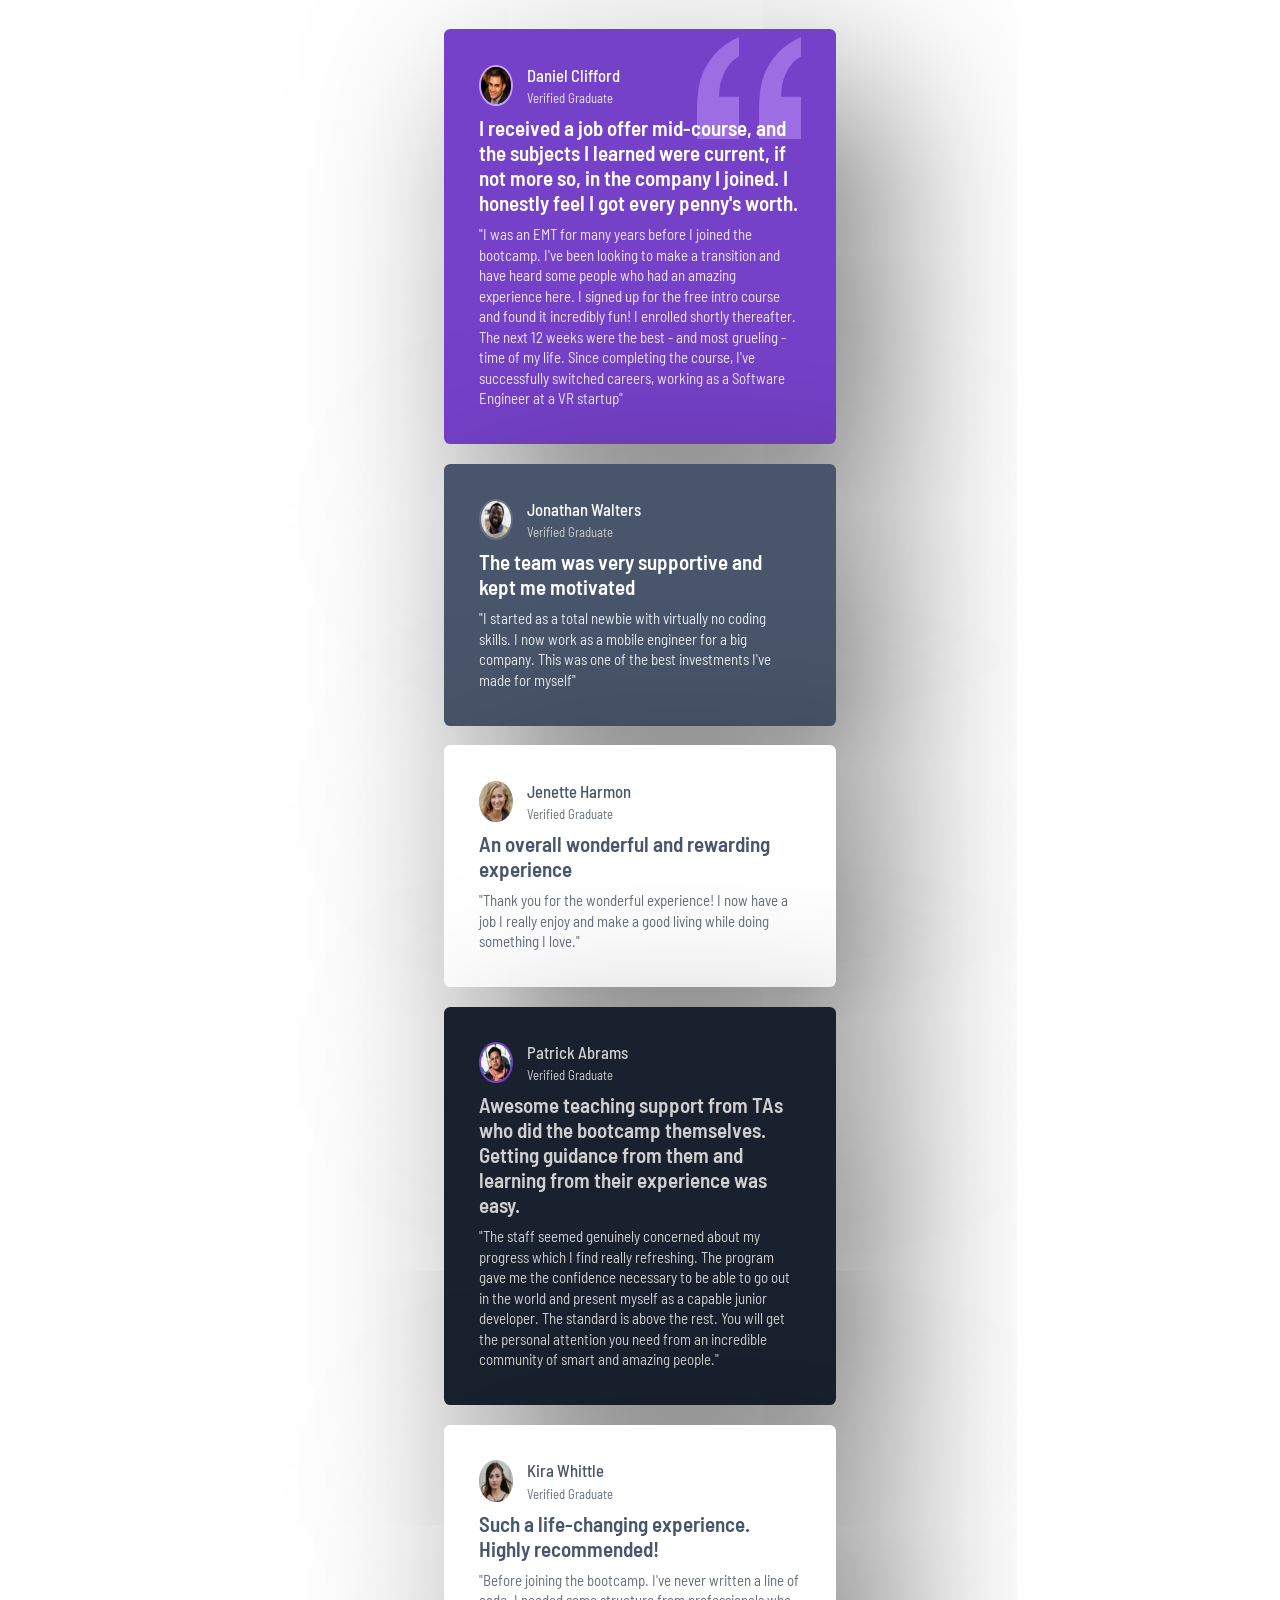
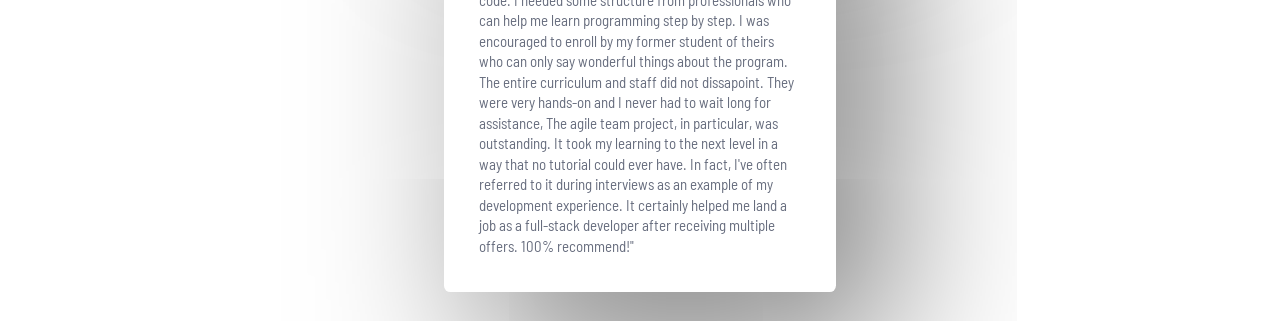
<file: index.html>
<!doctype html>
<html lang="en">
  <head>
    <meta charset="UTF-8" />
    <meta name="viewport" content="width=device-width, initial-scale=1.0" />
    <link rel="preconnect" href="https://fonts.googleapis.com" />
    <link rel="preconnect" href="https://fonts.gstatic.com" crossorigin />
    <link
      href="https://fonts.googleapis.com/css2?family=Barlow+Semi+Condensed:ital,
    wght@0,100;0,200;0,300;0,400;0,500;0,600;0,700;0,800;0,900;1,100;1,200;1,300;
    1,400;1,500;1,600;1,700;1,800;1,900&display=swap"
      rel="stylesheet"
    />
    <title>Testimonials Grid Section</title>
    <link rel="stylesheet" href="style.css" />
  </head>
  <body>
    <main class="grid-container">
      <article class="box box1">
        <header class="header">
          <img
            class="img daniel"
            src="images/image-daniel.jpg"
            alt="photo of Daniel Clifford"
          />

          <div>
            <p class="name">Daniel Clifford</p>
            <p class="identity">Verified Graduate</p>
          </div>
        </header>

        <svg
          class="icon"
          xmlns="http://www.w3.org/2000/svg"
          width="104"
          height="102"
        >
          <path
            d="M104 102V59.727H84.114c0-5.871.689-11.182 2.068-15.933 
          1.379-4.75 3.42-9.287 6.125-13.61C95.01 25.86 98.909 22.257 
          104 19.375V0c-9.758 4.27-17.712 9.874-23.864 16.813-6.151 
          6.939-10.712 14.545-13.681 22.818C63.485 47.904 62 59.941 
          62 75.74V102h42zm-62 0V59.727H22.114c0-5.871.689-11.182 
          2.068-15.933 1.379-4.75 3.42-9.287 6.125-13.61C33.01 25.86 
          36.909 22.257 42 19.375V0c-9.652 4.27-17.58 9.874-23.784 
          16.813C12.01 23.752 7.424 31.358 4.455 39.631 1.485 47.904 
          0 59.941 0 75.74V102h42z"
            fill="hsl(264, 68%, 66%)"
            fill-rule="nonzero"
          />
        </svg>

        <h1 class="primary-text">
          I received a job offer mid-course, and the subjects I learned were
          current, if not more so, in the company I joined. I honestly feel I
          got every penny's worth.
        </h1>

        <p class="secondary-text">
          "I was an EMT for many years before I joined the bootcamp. I've been
          looking to make a transition and have heard some people who had an
          amazing experience here. I signed up for the free intro course and
          found it incredibly fun! I enrolled shortly thereafter. The next 12
          weeks were the best - and most grueling - time of my life. Since
          completing the course, I've successfully switched careers, working as
          a Software Engineer at a VR startup"
        </p>
      </article>
      <article class="box box2">
        <header class="header">
          <img
            class="img jonathan"
            src="images/image-jonathan.jpg"
            alt="photo of jonathan walters"
          />

          <div>
            <p class="name">jonathan walters</p>
            <p class="identity">Verified Graduate</p>
          </div>
        </header>

        <h1 class="primary-text">
          The team was very supportive and kept me motivated
        </h1>

        <p class="secondary-text">
          "I started as a total newbie with virtually no coding skills. I now
          work as a mobile engineer for a big company. This was one of the best
          investments I've made for myself"
        </p>
      </article>
      <article class="box box3">
        <header class="header">
          <img
            class="img jeanette"
            src="images/image-jeanette.jpg"
            alt="photo of Jeanette Harmon"
          />

          <div>
            <p class="name">Jenette Harmon</p>
            <p class="identity">Verified Graduate</p>
          </div>
        </header>

        <h1 class="primary-text">
          An overall wonderful and rewarding experience
        </h1>

        <p class="secondary-text">
          "Thank you for the wonderful experience! I now have a job I really
          enjoy and make a good living while doing something I love."
        </p>
      </article>
      <article class="box box4">
        <header class="header">
          <img
            class="img patrick"
            src="images/image-patrick.jpg"
            alt="photo of Partick Abrams"
          />

          <div>
            <p class="name">Patrick Abrams</p>
            <p class="identity">Verified Graduate</p>
          </div>
        </header>

        <h1 class="primary-text">
          Awesome teaching support from TAs who did the bootcamp themselves.
          Getting guidance from them and learning from their experience was
          easy.
        </h1>

        <p class="secondary-text">
          "The staff seemed genuinely concerned about my progress which I find
          really refreshing. The program gave me the confidence necessary to be
          able to go out in the world and present myself as a capable junior
          developer. The standard is above the rest. You will get the personal
          attention you need from an incredible community of smart and amazing
          people."
        </p>
      </article>
      <article class="box box5">
        <header class="header">
          <img
            class="img kira"
            src="images/image-kira.jpg"
            alt="photo of Kira Whittle"
          />

          <div>
            <p class="name">Kira Whittle</p>
            <p class="identity">Verified Graduate</p>
          </div>
        </header>

        <h1 class="primary-text">
          Such a life-changing experience. Highly recommended!
        </h1>

        <p class="secondary-text">
          "Before joining the bootcamp. I've never written a line of code. I
          needed some structure from professionals who can help me learn
          programming step by step. I was encouraged to enroll by my former
          student of theirs who can only say wonderful things about the program.
          The entire curriculum and staff did not dissapoint. They were very
          hands-on and I never had to wait long for assistance, The agile team
          project, in particular, was outstanding. It took my learning to the
          next level in a way that no tutorial could ever have. In fact, I've
          often referred to it during interviews as an example of my development
          experience. It certainly helped me land a job as a full-stack
          developer after receiving multiple offers. 100% recommend!"
        </p>
      </article>
    </main>
  </body>
</html>
</file>
<file: style.css>
:root {
  --Purple-50: hsl(260, 100%, 95%);
  --Purple-300: hsl(264, 82%, 80%);
  --Purple-500: hsl(263, 55%, 52%);

  --White: hsl(0, 0%, 100%);
  --Grey-100: hsl(214, 17%, 92%);
  --Grey-200: hsl(0, 0%, 81%);
  --Grey-400: hsl(224, 10%, 45%);
  --Grey-500: hsl(217, 19%, 35%);

  --Dark-blue: hsl(219, 29%, 14%);
  --Black: hsl(0, 0%, 7%);

  --font-weight-500: 500;
  --font-weight-600: 600;

  --font-size: 13px;

  --font-family-primary: "Barlow Semi Condensed";
}

/* MOBILE FIRST APPROACH */
/* GENERAL STYLING */
* {
  padding: 0;
  margin: 0;
  box-sizing: border-box;
}

html {
  font-size: 0.8rem;
  font-family: var(--font-family-primary), sans-serif;
}

.grid-container {
  display: grid;
  padding: 2.3rem;
  gap: 1.5rem;
  justify-items: center;
}

.box {
  display: grid;
  padding: 2.8rem;
  inline-size: 30.7rem;
  border-radius: 0.5rem;
  row-gap: 0.7rem;
  position: relative;
  box-shadow: 3.6rem 4.8rem 13.4rem 0.3rem rgba(0, 0, 0, 0.504);
}

.header {
  display: flex;
  gap: 1.1rem;
  inline-size: 14.6rem;
}

.img {
  border-radius: 50%;
  width: 2.6rem;
  inline-size: 2.6rem;
}

.name {
  font-weight: var(--font-weight-600);
  font-size: 1.3rem;
  text-transform: capitalize;
  /* margin-inline-end: 0.4rem; */
  margin-bottom: 0.4rem;
  font-weight: var(--font-weight-500);
}

.primary-text {
  font-size: 1.64rem;
  z-index: 1;
  font-weight: 600;
}

.secondary-text {
  line-height: 1.6rem;
  font-size: 1.17rem;
}

/* INDIVIDUAL STYLING */
.box1 {
  background-color: var(--Purple-500);
  color: var(--White);
}

.box1 .img {
  border: 0.2rem solid var(--Purple-300);
}

.box1 .identity {
  color: var(--Purple-50);
}

.box1 .icon {
  position: absolute;
  inset-inline-end: 2.8rem;
  inset-block-start: 0.6rem;
  z-index: 0;
}

.box1 .secondary-text {
  color: var(--Purple-50);
}

.box2 {
  background-color: var(--Grey-500);
  color: var(--White);
}

.box2 .img {
  border: 0.2rem solid var(--Grey-400);
}

.box2 .identity {
  color: var(--Grey-200);
}

.box2 .secondary-text {
  color: var(--Grey-100);
}

.box3,
.box5 {
  background-color: var(--White);
}

.box3 .name,
.box5 .name {
  color: var(--Grey-500);
}

.box3 .identity,
.box5 .identity {
  color: var(--Grey-400);
}

.box3 .primary-text,
.box5 .primary-text {
  color: var(--Grey-500);
}

.box3 .secondary-text,
.box5 .secondary-text {
  color: var(--Grey-400);
}

.box4 {
  color: var(--Grey-200);
  background-color: var(--Dark-blue);
}

.box4 .img {
  border: 0.2rem solid var(--Purple-500);
}

/* WRITTEN FOR BIGGER SCREENS */
@media (min-width: 90rem) {
  .grid-container {
    align-content: center;
    justify-content: center;
    grid-template-columns: 112.3rem;
    grid-template-rows: 46.8rem;
    block-size: 100vh;
  }

  .box {
    grid-column: 1;
    grid-row: 1;
  }

  .box1 {
    inline-size: 56.4rem;
    align-self: start;
    justify-self: start;
    block-size: 23.4rem;
  }

  .box2 {
    inline-size: 25.1rem;
    align-self: start;
    justify-self: center;
    margin-inline-start: 29.5rem;
    block-size: 23.4rem;
  }

  .box3 {
    inline-size: 23.9rem;
    block-size: 21.2rem;
    justify-self: start;
    align-self: end;
  }

  .box4 {
    inline-size: 57rem;
    block-size: 21.2rem;
    align-self: end;
    margin-inline-end: 2.3rem;
  }

  .box5 {
    align-self: start;
    justify-self: end;
    block-size: 46.8rem;
    inline-size: 26.6rem;
  }
}
</file>
